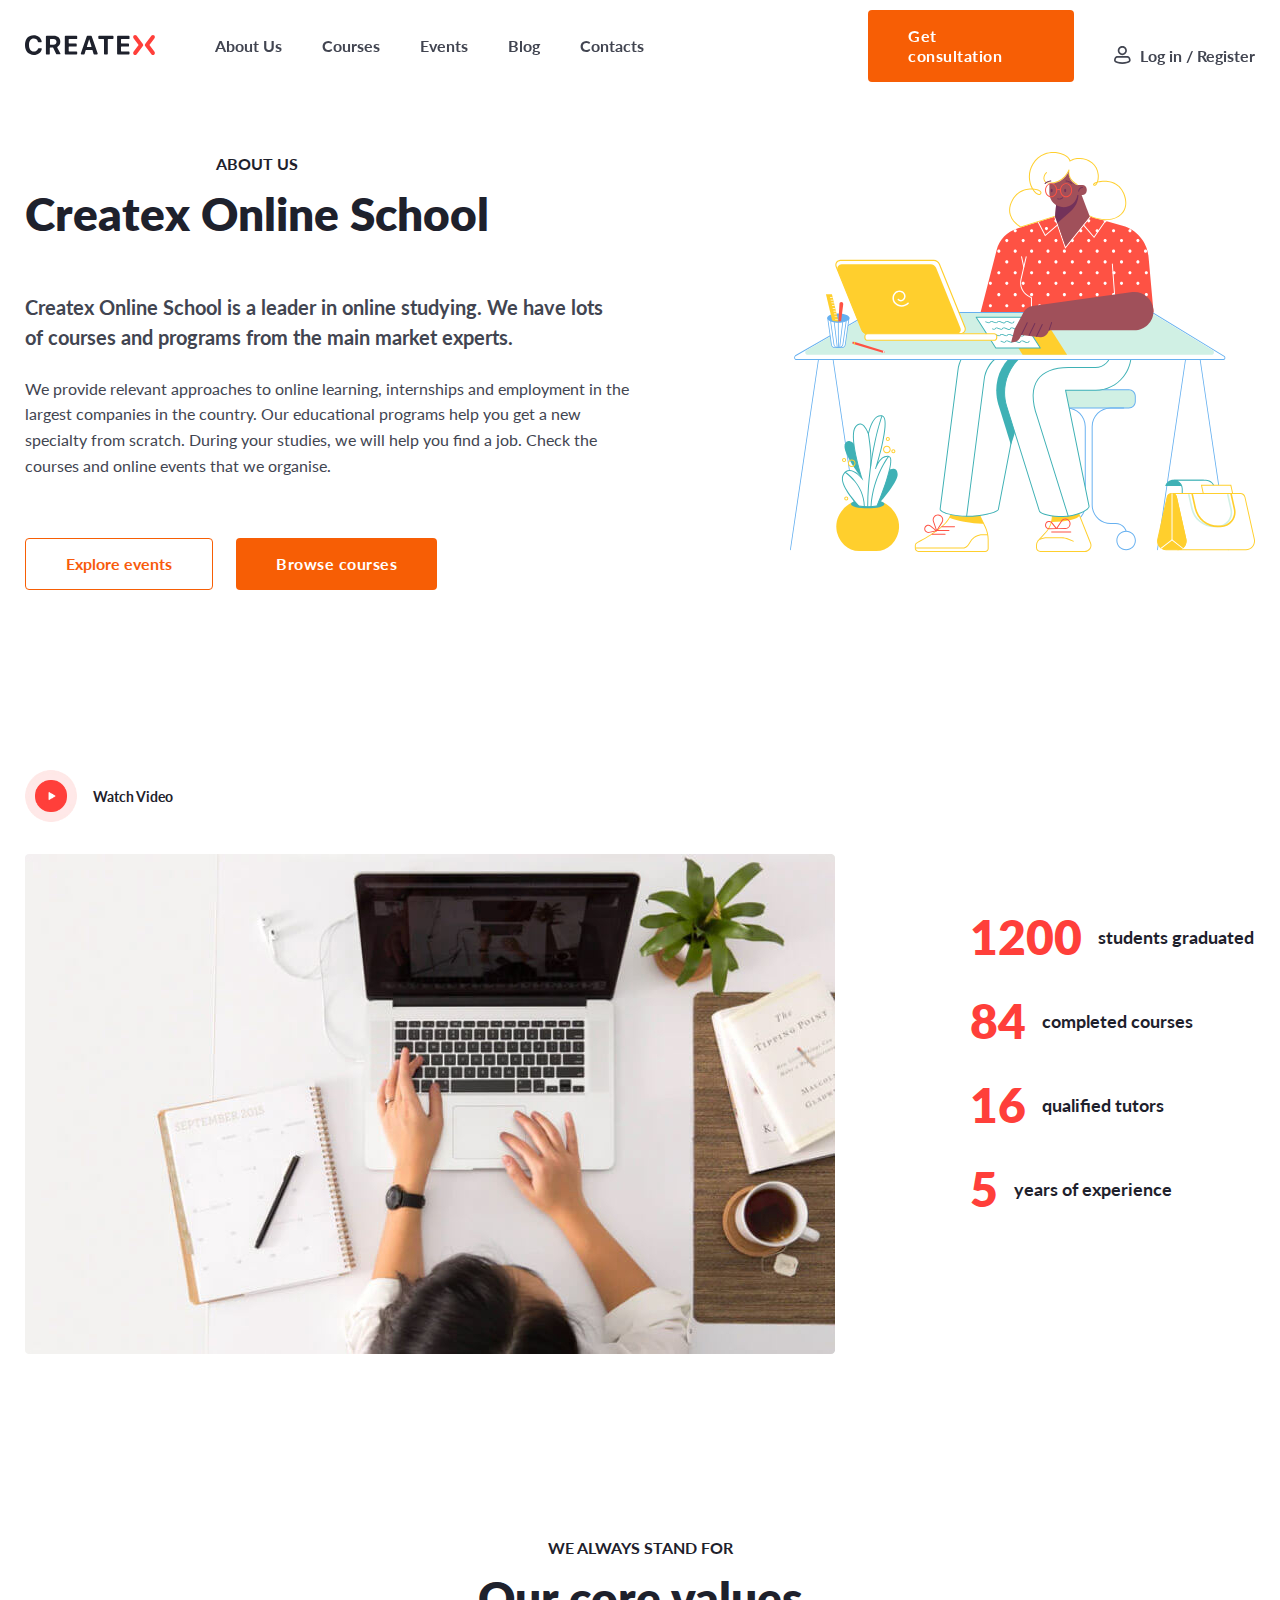
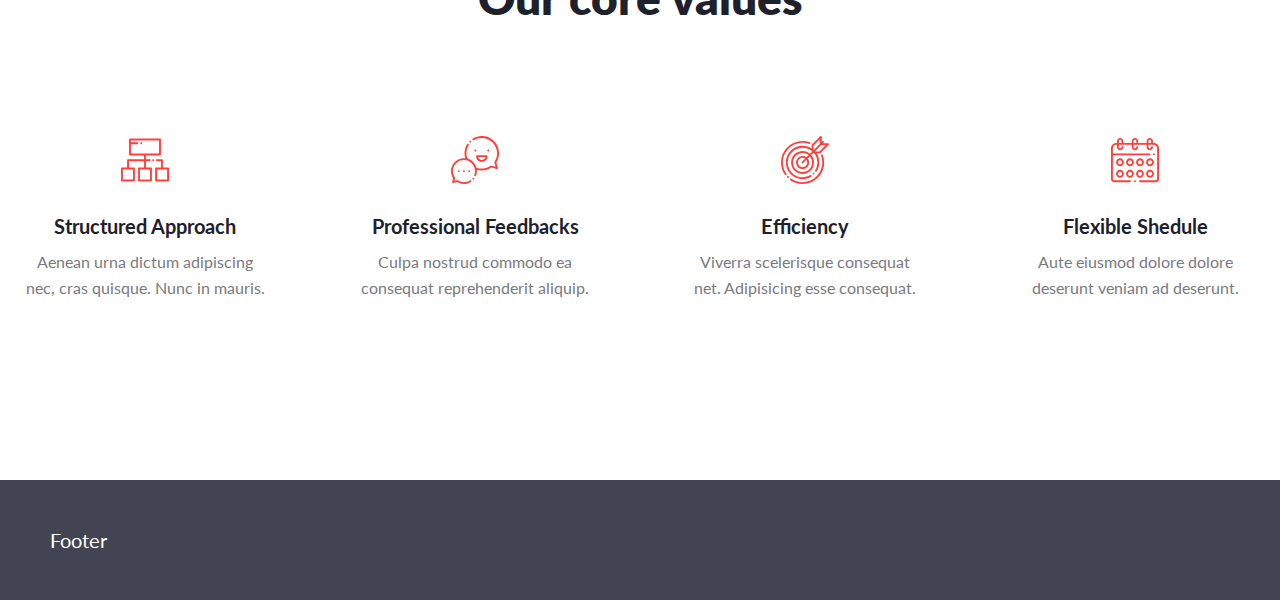
<file: index.html>
<!DOCTYPE html>
<html lang="en">
<head>
	<meta charset="UTF-8">
	<meta http-equiv="X-UA-Compatible" content="IE=edge">
	<meta name="viewport" content="width=device-width, initial-scale=1.0">
	<link rel="stylesheet" href="css/reset.css">
	<link rel="stylesheet" href="css/comment.css">
	<link rel="stylesheet" href="css/style.css">
	<title>Lesson 18</title>
</head>
<body>
	<div class="wrapper">
		<header class="header">
         <div class="header__container">
				<a href="#" class="header__logo">
					<img src="img/image/logo.svg" alt="logo">
				</a>
				<nav class="header__menu menu">
					<ul class="menu__body">
						<li class="menu__link">
							<a href="#" class="menu__list">About Us</a>
						</li>
						<li class="menu__link">
							<a href="#" class="menu__list">Courses</a>
						</li>
						<li class="menu__link">
							<a href="#" class="menu__list">Events</a>
						</li>
						<li class="menu__link">
							<a href="#"class="menu__list">Blog</a>
						</li>
						<li class="menu__link">
							<a href="#" class="menu__list">Contacts</a>
						</li>
					</ul>
				</nav>
				<div class="header__buttons buttons-header">
					<a href="#" class="button-header button"><span>Get consultation</span></a>
					<a href="#" class="buttons-header__text"><span>Log in / Register</span></a>
				</div>	
				<div class="menu__burger burger-menu">
					<a href="" class="burger-menu__link">
						<img class="burger-menu__icone" src="img/icone/icone_menu.svg" alt="icone_menu">
					</a>
				</div>
			</div>
		</header>
		<main class="page">
			<section class="page__about about-page">
				<div class="about-page__container">
					<div class="about-page__content">
						<div class="block__title">
							<p class="title__text">About us</p>
			            <h2 class="title__main">Createx Online School</h2>
						</div>
						<div class="about-page__description description-block">
                     <p class="description-block__title">
								Createx Online School is a leader in online studying. We have lots of courses and programs from the main market experts.
							</p>
							<p class="description-block__text">
								We provide relevant approaches to online learning, internships and employment in the largest companies in the country. Our educational programs help you get a new specialty from scratch. During your studies, we will help you find a job. Check the courses and online events that we organise.
							</p>
						</div>
						<div class="about-page__buttons">
                     <a href="#" class="about-page__button button--border">
								<span>Explore events</span>
							</a>
							<a href="#" class="about-page__button button">
								<span>Browse courses</span>
							</a>
						</div>
					</div>
					<div class="about-page__image">
						<img src="img/image/illustration.svg" alt="illustration.svg">
					</div>
				</div>
			</section>
			<section class="page__statistics statistics-page">
				<div class="statistics-page__container">
					<div class="statistics-page__image image-page">
                  <div class="image-page__play play-block">
							<img src="img/image/hover.png" alt="hover">
				         <a href="#"><p class="play-block__text">Watch Video</p>
							</a>
						</div>
						<div class="image-page__image">
							<img src="img/image/image-stat.jpg" alt="image-stat">
						</div>
					</div>
					<div class="statistics-page__analytics analytics-page">
                  <div class="analytics-page__item item-analytics">
							<p class="item-analytics__value">1200</p>
							<p class="item-analytics__text">students graduated</p>
						</div>
						<div class="analytics-page__item item-analytics">
							<p class="item-analytics__value">84</p>
							<p class="item-analytics__text">completed courses</p>
						</div>
						<div class="analytics-page__item item-analytics">
							<p class="item-analytics__value">16</p>
							<p class="item-analytics__text">qualified tutors</p>
						</div>
						<div class="analytics-page__item item-analytics">
							<p class="item-analytics__value">5</p>
							<p class="item-analytics__text">years of experience</p>
						</div>
					</div>
				</div>
			</section>
			<section class="page__values values-page">
				<div class="values-page__container">
					<div class="values-page__title block__title">
					   <p class="title__text">We always stand for</p>
					   <h2 class="title__main">Our core values</h2>
				   </div>
					<div class="values-page__content content-values">
                  <div class="content-values__item">
							<img src="img/icone/ic-structure.svg" alt="ic-structure">
							<p class="content-values__title">Structured Approach</p>
							<p class="content-values__text">Aenean urna dictum adipiscing nec, cras quisque. Nunc in mauris. </p>
						</div>
						<div class="content-values__item">
							<img src="img/icone/ic-chat.svg" alt="ic-chat">
							<p class="content-values__title">Professional Feedbacks</p>
							<p class="content-values__text">Culpa nostrud commodo ea consequat reprehenderit aliquip.</p>
						</div>
						<div class="content-values__item">
							<img src="img/icone/ic-target.svg" alt="ic-target">
							<p class="content-values__title">Efficiency</p>
							<p class="content-values__text">Viverra scelerisque consequat net. Adipisicing esse consequat.</p>
						</div>
						<div class="content-values__item">
							<img src="img/icone/ic-calendar.svg" alt="ic-calendar">
							<p class="content-values__title">Flexible Shedule</p>
							<p class="content-values__text">Aute eiusmod dolore dolore deserunt veniam ad deserunt.</p>
						</div>
					</div>
				</div>
				
			</section>
		</main>
		<footer class="footer">Footer</footer>
	</div>
</body>
</html>
</file>
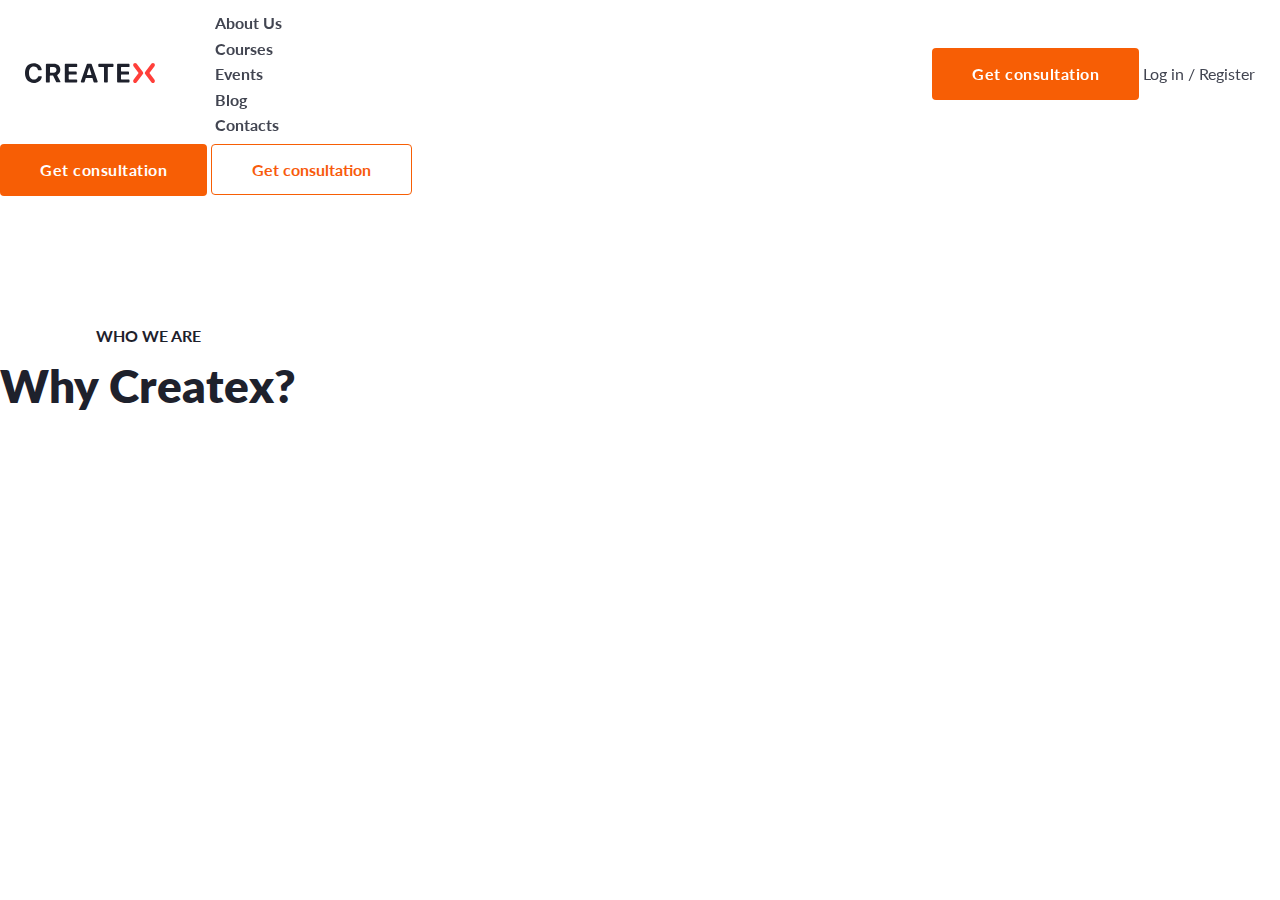
<file: _comment.html>
<!DOCTYPE html>
<html lang="en">
<head>
	<meta charset="UTF-8">
	<meta http-equiv="X-UA-Compatible" content="IE=edge">
	<meta name="viewport" content="width=device-width, initial-scale=1.0">
	<link rel="stylesheet" href="css/reset.css">
	<link rel="stylesheet" href="css/comment.css">
	<link rel="stylesheet" href="css/style.css">
	<title>Общие объекты</title>
</head>
<body>
	<div class="wrapper">
	   <header class="header">
		<div class="header__container"><!--flex-block--->
         <a href="" class="header__logo">
				<img src="img/image/logo.svg" alt="logo">
			</a>
			<nav class="header__menu menu"><!--Flex-->
				<ul class="menu__list"><!--Flex-->
					<li class="menu__item">
						<a href="" class="menu__link">About Us</a>
					</li>
					<li class="menu__item">
						<a href="" class="menu__link">Courses</a>
					</li>
					<li class="menu__item">
						<a href="" class="menu__link">Events</a>
					</li>
					<li class="menu__item">
						<a href="" class="menu__link">Blog</a>
					</li>
					<li class="menu__item">
						<a href="" class="menu__link">Contacts</a>
					</li>
				</ul>
			</nav>
			<div class="header__actions actions-header">
				<div class="actions__header">
					<a href="" class="actions-header__button button"><span>Get consultation</span></a>
		      	<a href="" class="actions-header__auth">Log in / Register</a>
				</div>
			</div>
		</div>
	   </header>
	   <main>
		   <br><br><br><br><br><br><br><br><br>
		   <a href="" class="button"><span>Get consultation</span></a>
		   <a href="" class="button--border"><span>Get consultation</span></a>
		   <br><br><br><br><br><br><br><br><br>
		   <div class="block__title">
			   <p class="title__text">Who we are</p>
			   <h2 class="title__main">Why Createx?</h2>
		   </div>
	   </main>
		<footer></footer>	
	</div>
</body>
</html>
</file>
<file: css/comment.css>
@font-face {
	font-family: Lato;
	src: url("../fonts/Lato-Bold.woff2") format("woff2"), url("../fonts/Lato-Bold.woff") format("woff");
	font-display: swap;
	font-weight: 700;
	font-style: normal;
}
@font-face {
	font-family: Lato;
	src: url("../fonts/Lato-Regular.woff2") format("woff2"), url("../fonts/Lato-Regular.woff") format("woff");
	font-display: swap;
	font-weight: 400;
	font-style: normal;
}
@font-face {
	font-family: Lato;
	src: url("../fonts/Lato-Black.woff2") format("woff2"), url("../fonts/Lato-Black.woff") format("woff");
	font-display: swap;
	font-weight: 900;
	font-style: normal;
}
/*Это Бэм-блок, поэтому не даются никакие другие параметры*/
/*===============header================*/
/*.header {
	padding: 10px 0;
	width: 100%;
	position: fixed;
	top: 0;
	left: 0;
	z-index: 50;
}
.header__container {
	display: flex;
	align-items: center;
	gap: 60px;
}
.header__menu {
	flex-grow: 1;
}
.menu__list {
	display: flex;
	gap: 40px;
	flex-wrap: wrap;
	row-gap: 5px;
}
.menu__link {
	font-weight: 700;
}
.menu__link:hover{
	color: #F75E05;
}
.actions-header__auth {
	font-weight: 700;
	line-height: 1.25;
	padding-left: 24px;
	background: url('../img/icone/Person.svg')left no-repeat;
	margin-left: 36px;
}
.actions-header__auth:hover{
	text-decoration: underline;
}*/

/*========button=========*/
.button{
	border-radius: 4px;
	letter-spacing: 0.5px;
   font-weight: 700;
	line-height: 1.25;
	color: #fff;
	display: inline-block;
	padding: 16px 40px;
	position: relative;
	background: linear-gradient( 55.95deg,#F75E05 100%,#FF3F3A  0%);
}

.button::before{
	content: '';
	position: absolute;
	width: 100%;
	height: 100%;
	top: 0;
	left: 0;
	transition: opacity 0.3s ease 0s;
	opacity: 0;
	background-image: linear-gradient( 55.95deg,#c5500c 100%,#bb1f19  0%);
	border-radius: 4px;
	color: #fff;
}
.button span{
	position: relative;
	z-index: 2;
}
.button:hover::before{
	opacity: 1;
}
/*========button--border=========*/
.button--border{
	background: transparent;
	border: 1px solid #F75E05;
	border-radius: 4px;
	color:#F85B0C;
	font-weight: 700;
	line-height: 20px;
	padding: 15px 40px;
   position: relative;
	transition: all 0.3s ease 0s;
}
.button--border:hover{
	color: #fff;
	background-image: linear-gradient( 55.95deg,#F75E05 100%,#FF3F3A  0%);
	border-radius: 4px;
}
/*оформление правого и левого бордера с бордер-радиусом
.button--border::before,
.button--border::after{
	content: '';
	position: absolute;
   top: 0;
	left: 0;	
	width: 100%;
	height: 99%;
	border-radius: 4px;
} 
.button--border::before{
	left: 0;
	border-left:1.5px solid #FF3F3A;
}
.button--border::after{
	right: 0;
	border-right: 1.5px solid #F75E05;
}/*оформление нижнего и верхнего бордера с бордер-радиусом. т.к. псевдоклассы уже использованы, применяем псевддоклассы к спану
.button--border span::before,
.button--border span::after{
	content: '';
	background: linear-gradient( 55.95deg,#F75E05 100%,#FF3F3A  0%);
	position: absolute;
   right:3px;	
	width: 97%;
	height: 1.2px;
	border-radius: 4px;
}
.button--border span::before{
	top: 0;
}
.button--border span::after{
	bottom: 0;
}*/
/*======block__title======*/
.block__title {
	display: inline-block;
}
.title__text {
	font-weight: 700;
	line-height: 1.5;
	color: #1E212C;
}
.title__title {
	font-weight: 900;
	font-size: 46px;
	line-height: 1.3;
	color: #1E212C;
	padding-top: 8px;
}
.title__main{
	font-weight: 900;
	font-size: 46px;
	line-height: 1.3;
	color: #1E212C;
	padding-top: 8px;
}
/*==========play-block===========*/
.play-block {
	display: inline-flex;
	align-items: center;
}
.play-block__text {
	display: inline-block;
	font-weight: 700;
	font-size: 14px;
	line-height: 1.5;
	color: #1E212C;
}
.play-block img{
	animation: play-hover 0.8s linear infinite alternate;
}
@keyframes play-hover{
	0%{
		transform: scale(0.98);
		opacity: 0.8;
	}
	100%{
		transform: scale(1);
		opacity: 1;
	}
}
</file>
<file: css/style.css>
/*=======================================*/
body{
	font-family: "Lato";
	color: #424551;
}
.wrapper{
	overflow: hidden;
	min-height: 100%;
	position: relative;
	display: flex;
	flex-direction: column;
}
.wrapper > main{
	flex-grow: 1;
}
*[class*="__container"]{
	max-width: 1260px;
	margin: 0 auto;
	padding-left: 15px;
	padding-right: 15px;
}
/*==========header==================*/
.header {
	padding: 10px 0px;
	width: 100%;
	position: fixed;
	top: 0;
	left: 0;
	z-index: 50;

}
.header__container {
	position: relative;
	display: grid;
	grid-template-columns: auto 1fr auto;
	gap: 60px;
	align-items: center;
}
.menu__body {
	display: flex;
   gap: 40px;
	flex-wrap: wrap;
	row-gap: 5px;
}
.menu__list{
	font-weight: 700;
	line-height: 1.6;
}
.menu__list:hover{
   color: #FF3F3A;
}
.button-header{
	width: 206px;
}

.buttons-header span {
	font-weight: 700;
}
.buttons-header__text {
	margin-left: 36px;
	padding: 17px 0px 16px 26px;
	background: url('../img/icone/Person.svg')left no-repeat;
}
.buttons-header__text:hover{
   color: #FF3F3A;
	background: url('../img/icone/Profile.svg')-2px 16px no-repeat;
}
.burger-menu {
	position: absolute;
	top: 0;
	right: 30px;
}
.burger-menu__icone {
	display: block;
	align-self: flex-end;
	width: 30px;
	height: 30px;
	display: none;
}
@media (max-width: 1100.98px){
	.menu__body{
		display: none;
	}
	.buttons-header{
		display: none;
	}
	.burger-menu__icone{
		display: block;
	}
}
/*==============about-page===========*/
.about-page {
	background-color: #fff;
	padding: 152px 0px 0px 0;
	margin-bottom: 180px;
}
.about-page__container {
	display: grid;
	grid-template-columns: 1fr auto;
}
.block__title {
	margin-bottom: 48px;
}
.title__text {
	text-transform: uppercase;
}
.description-block {
	padding-right: 150px;
}
.description-block__title {
	font-weight: 700;
	font-size: 20px;
	line-height: 1.5;
	padding-bottom: 24px;
}
.description-block__text {
	padding-bottom: 12px;
	line-height: 1.6;
	padding-bottom: 60px;
}
.about-page__buttons{
	display: flex;
	flex: 0 1 auto;
	flex-wrap: wrap;
	row-gap: 10px;
}
.button--border {
	margin-right: 23px;
}

@media (max-width: 1100.98px){
	
	.title__main{
		font-size: 40px;
	}
	.description-block {
		padding-right: 20px;
	}
}
@media (max-width: 960.98px){
	.about-page {
		padding: 100px 0px 0px 0;
		margin-bottom: 100px;
	}
	.about-page__container{
		display: flex;
		flex-wrap: wrap;
		row-gap: 50px;
	}
}
@media (max-width: 485.98px){
	.about-page {
		margin-bottom: 40px;
	}
	.block__title {
		margin-bottom: 30px;
	}
	.title__main{
		font-size: 36px;
	}
	.description-block__title {
		font-size: 16px;
	}
	.description-block__text {
		font-size: 14px;
	}
	.about-page__buttons{
		flex-wrap: wrap;
		
	}
	.about-page__button {
		flex: 0 1 auto;
	}
	.about-page__image img{
		max-width: 100%;
		max-height: 100%;
	}
	
}
@media (max-width:380px){
	.title__main{
		font-size: 24px;
	}
	.title__text{
		font-size: 14px;
	}
	.description-block__text {
		font-size: 12px;
		padding-bottom: 10px;
		line-height: 1.6;
		padding-bottom: 20px;
	}
		
}
/*=========page__statistics============*/
.statistics-page__container {
	display: grid;
	grid-template-columns: auto 1fr;
   align-items: center;
}
.statistics-page__image {
	max-width: 100%;
}
.play-block {
	margin-bottom: 32px;
}
.play-block img {
	width: 52px;
	height: 52px;
}
.play-block__text {
	padding-left: 16px;
}
.analytics-page {
	display: grid;
	grid-template-rows: repeat(4,64px);
	gap: 20px;
	padding-left: 135px;
}
.analytics-page__item {
	display: flex;
	align-items: center;
	gap: 16px;
}
.item-analytics__value {
	font-weight: 900;
	font-size: 48px;
	line-height: 1.3;
	color: #FF3F3A;
}
.item-analytics__text {
	font-weight: 700;
	font-size: 18px;
	line-height: 1.5;
	color: #1E212C;
}
@media (max-width: 1230.98px){	
	.analytics-page {
		padding-left: 20px;
	}
	.title__main{
		font-size: 40px;
	}
}
@media (max-width: 1110.98px){	
	.statistics-page__container{	
		display: flex;
		flex-wrap: wrap;
		justify-content: center;
		flex: 0 1 100%;
		row-gap: 50px;		
	}
	.image-page__image{
		flex: 0 1 100%;
	}
	.analytics-page {
		display: grid;
		grid-template-columns: repeat(2,1fr);
		grid-template-rows: repeat(2,1fr);
		column-gap: 20px;
		row-gap: 10px;
		align-items: flex-start;
	}
	.analytics-page__item {
		display: flex;
		align-items: center;		
	}
	.item-analytics__value {		
		font-size: 36px;
	}
}
@media (max-width: 850.98px){
	.statistics-page__container {
		justify-content: center;
	}
	.play-block img {
		width: 32px;
		height: 32px;
	}
	.image-page__image img {
		max-width: 100%;
		max-height: 100%;		
	}
}
@media (max-width: 645.98px) {
	.statistics-page__container{
		display: flex;
		align-items: center;
	}
	.analytics-page {
		display: flex;
		flex-direction: column;
		row-gap: 5px;		
	}
	.item-analytics__value{
		font-size: 24px;
	}
	.item-analytics__text{
		font-size: 14px;
	}
}
/*=============values-page==============*/

.values-page {
	padding: 180px 0;
}
.values-page__container {
	display: flex;
	flex-direction: column;
	row-gap: 60px;
	justify-content: center;
}
.values-page__title {
	align-self: center;
}
.title__text {
	text-align: center;
}
.content-values {
	display: grid;
	grid-template-columns: repeat(4,1fr);
	grid-auto-rows: 1fr;	
	gap: 90px;
}
.content-values__item {
	align-items: center;
}
.content-values__item img {
	display: block;
	margin: 0 auto;
	width: 48px;
	height: 48px;
	margin-bottom: 27px;

}
.content-values__title {
	font-weight: 700;
	font-size: 20px;
	line-height: 1.5;
	color: #1E212C;
	text-align: center;
	margin-bottom: 8px;
}
.content-values__text {
	line-height: 1.6;
	color: #787A80;
	text-align: center;
}
@media (max-width: 1000.98px) {
	.content-values {
		gap: 30px;
	}
}
@media (max-width: 820.98px) {
	.values-page {
      padding: 80px 0px;
	}
	.content-values {
		display: grid;
		grid-template-columns: repeat(2,1fr);
		grid-template-rows: repeat(2,1fr);
		grid-auto-rows: 1fr;	
		row-gap: 40px;
		column-gap: 60px;
	}
}
.footer {
	padding: 50px;
	background-color: #424551;
	color: #fff;
	font-size: 20px;
}
</file>
